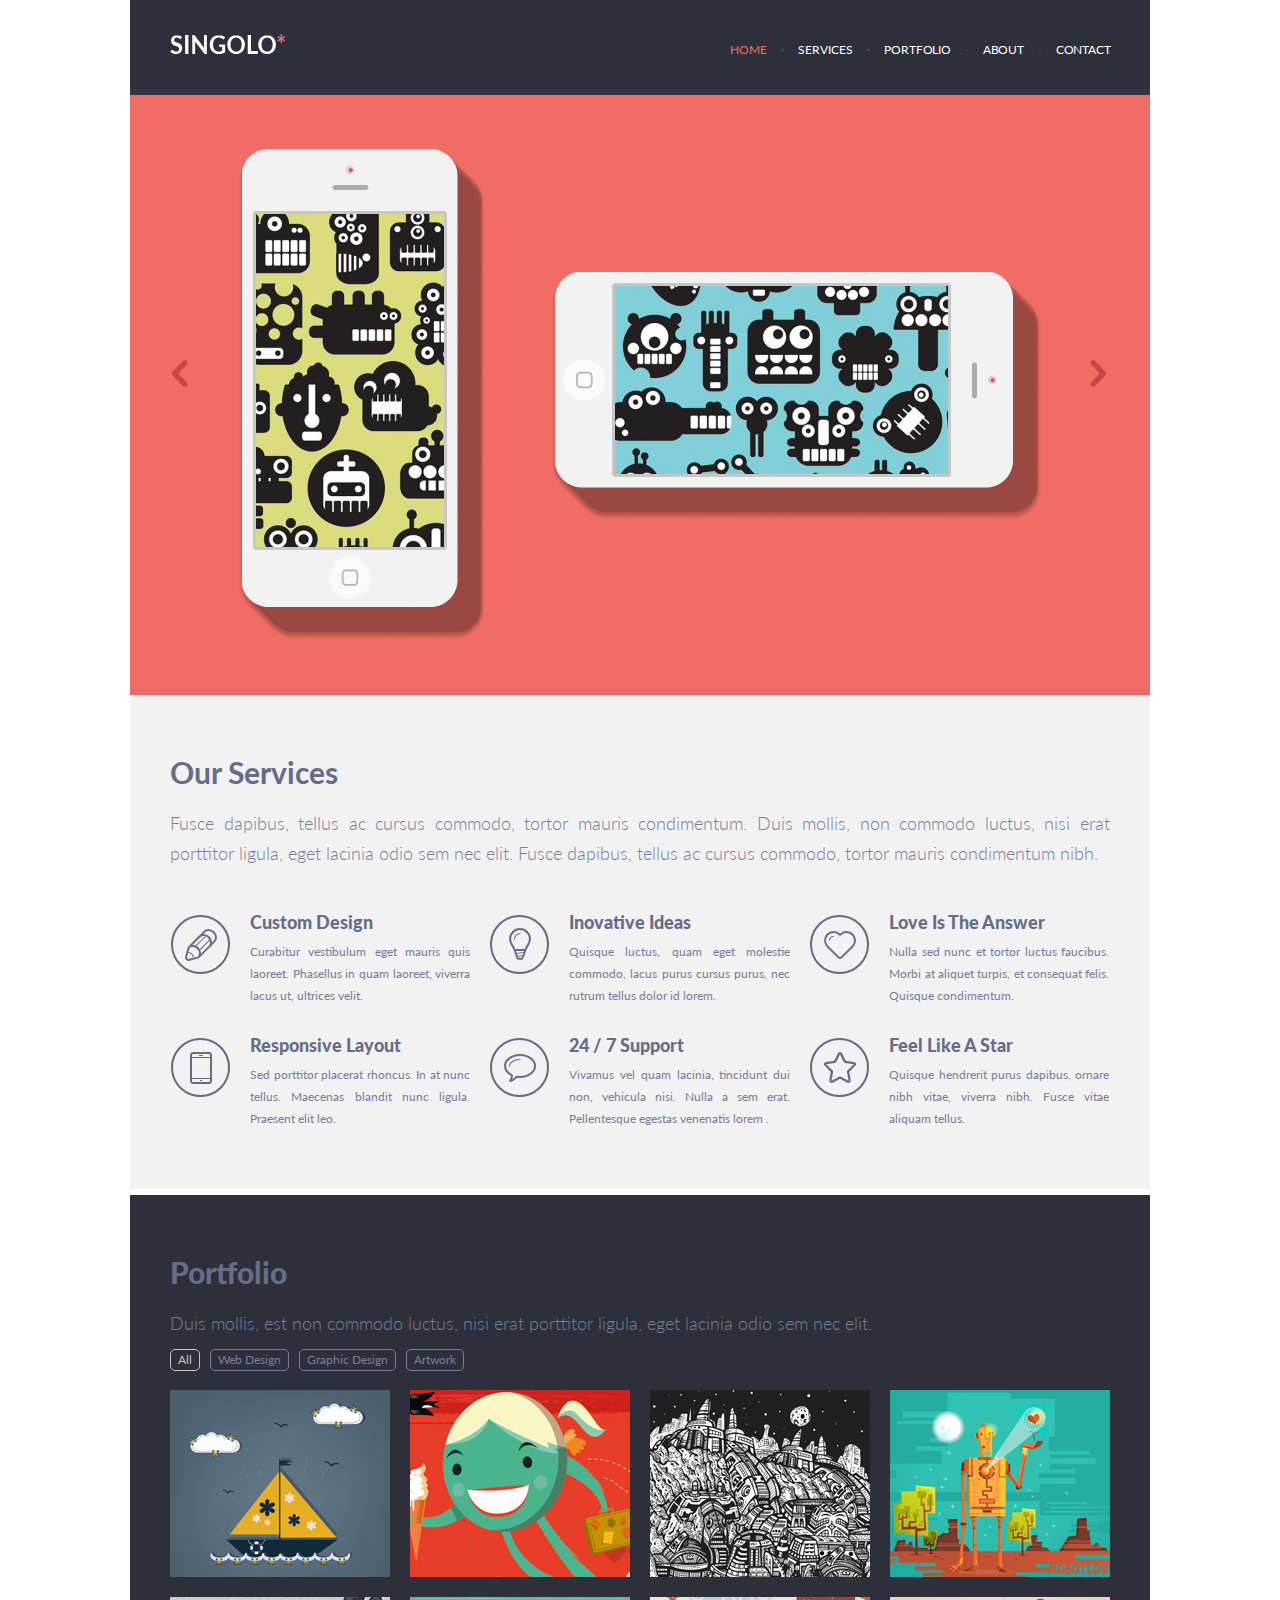
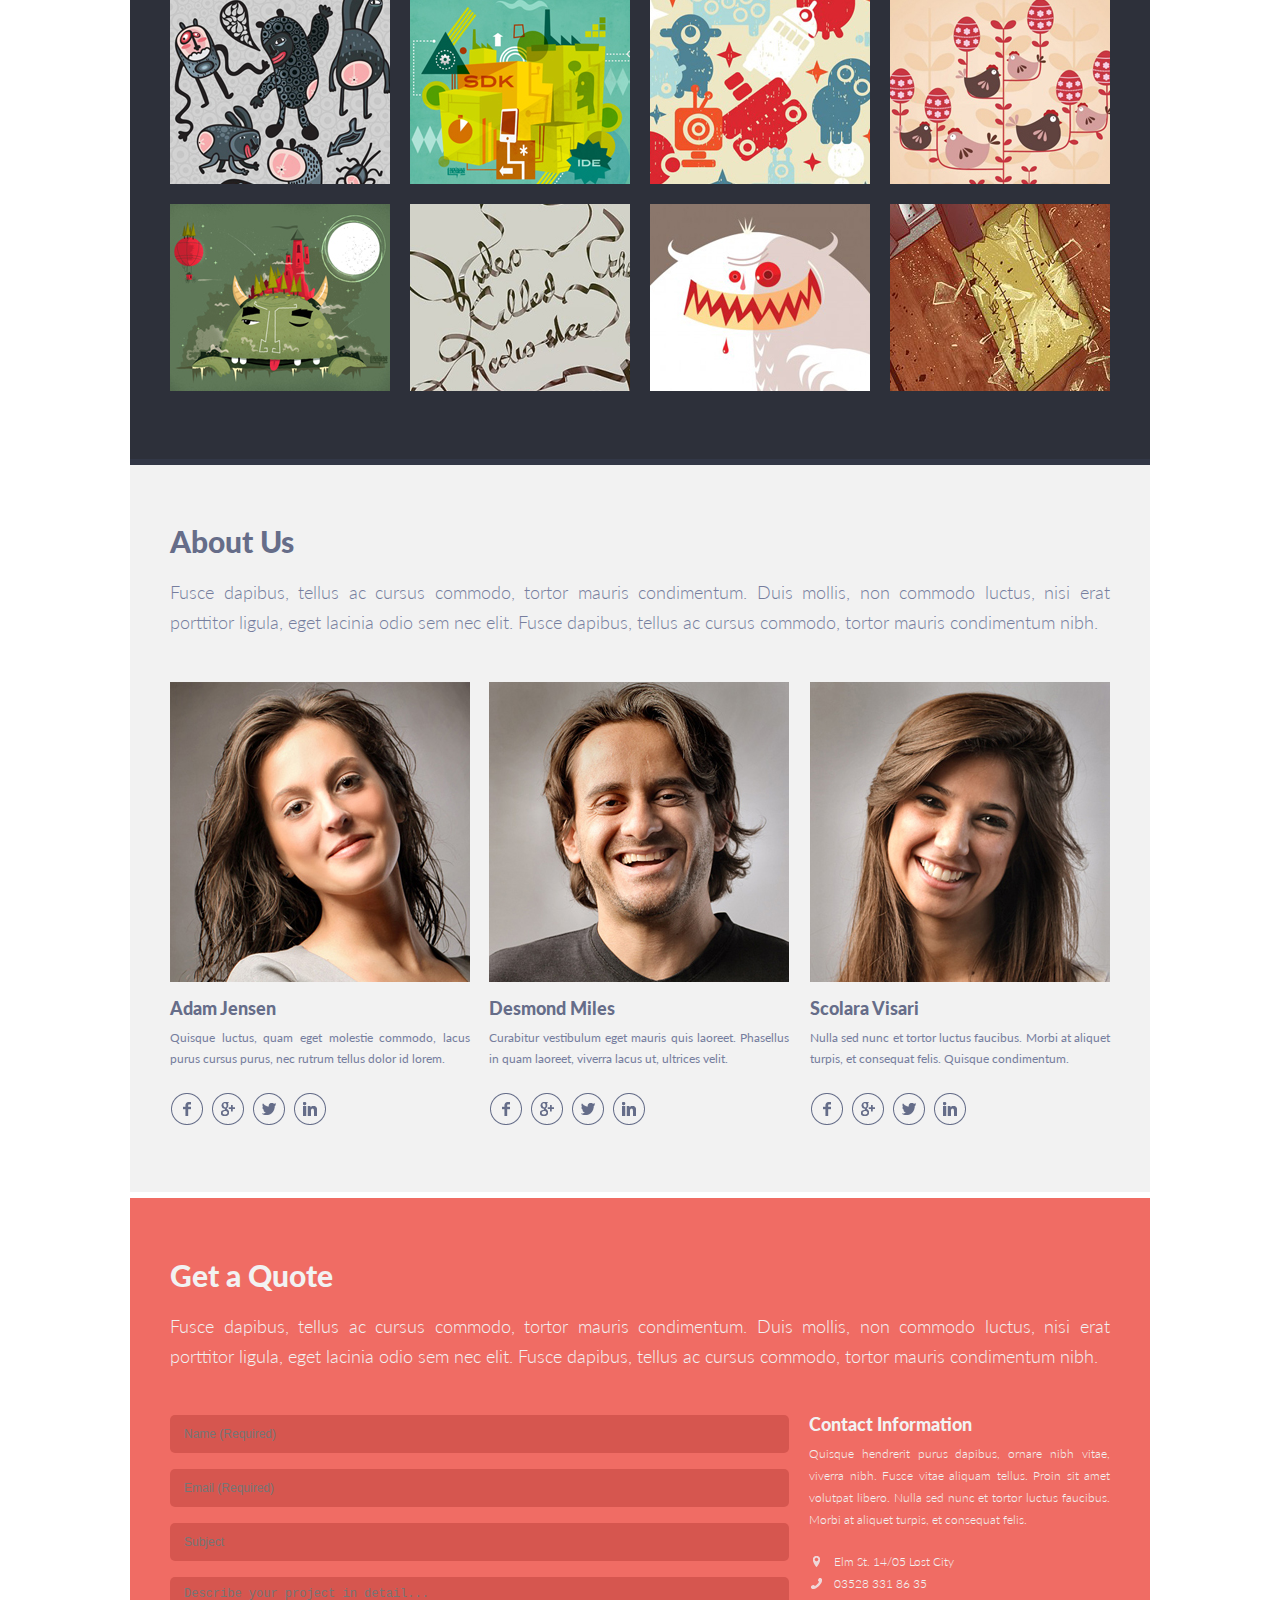
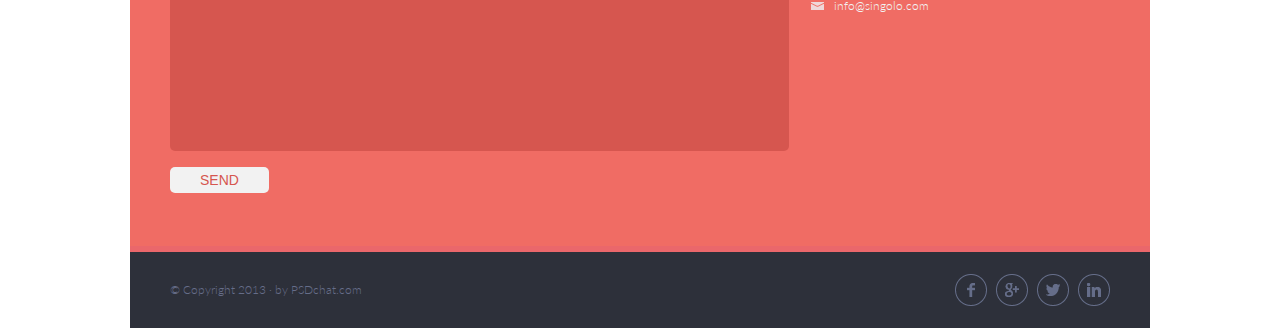
<file: index.html>
<!DOCTYPE html>
<html lang="ru">
  <head>
    <meta charset="utf-8">
    <meta name="viewport" content="width=device-width">
    <title>SINGOLO</title>
    <link href="https://fonts.googleapis.com/css?family=Lato:100,300,400,700,900&display=swap" rel="stylesheet">
    <link rel="stylesheet" href="assets/src/css/reset.css">
    <link rel="stylesheet" href="assets/src/css/style.css">
  </head>
  <body id="headers">
    <div class="overlay">
      <div class="modal">
        <button class="modal__btn">
          Ok
        </button>
      </div>
    </div>
    <div class="container">
      <header>
        <h1 class="logo">
            SINGOLO
        </h1>
        <a class="burger"></a>
        <img class="logo-icon" src="assets/icon/logo/SINGOLO.png" alt="logo">
        <nav>
            <ul>
                <li>
                  <a href="#headers" class="focus">
                    HOME
                  </a>
                </li>
                <li class="nav__dota">
                </li>
                <li>
                  <a href="#service">
                    SERVICES
                  </a>
                </li>
                <li class="nav__dota">
                </li>
                <li>
                  <a href="#portfolio">
                    PORTFOLIO
                  </a>
                </li>
                <li class="nav__dota">
                </li>
                <li>
                  <a href="#description">
                    ABOUT
                  </a>
                </li>
                <li class="nav__dota">
                </li>
                <li>
                  <a href="#contact">
                    CONTACT
                  </a>
                </li>
            </ul>
        </nav>
      </header>
      <div class="line-header"></div>
      <main>
        <div class="slider">
          <a class="slider__btn slider__btn_back"></a>
          <a class="slider__btn slider__btn_next"></a>
          <div class="slider__container">
            <div class="slide slide_1">
              <a class="btn btn_mobile1">
                <img class="btn__phone-screen" src="assets/icon/phone/screen1.png">
                <img class="btn__phone-dot" src="assets/icon/phone/RedDot.png">
              </a>
              <a class="btn btn_mobile2">
                <img class="btn__phone-screen" src="assets/icon/phone/screen2.png">
                <img class="btn__phone-dot" src="assets/icon/phone/RedDot.png">
              </a>
            </div>
            <div class="slide slide_2">
              <a class="btn btn_mobile3">
                <img class="btn__phone-screen" src="assets/icon/phone/screen3.png">
                <img class="btn__phone-dot" src="assets/icon/phone/RedDot.png">
              </a>
            </div>
          </div>
        </div>
        <div class="line-slider"></div>
        <section class="services" id="service">
          <h2 class="services__header">
            Our Services
          </h2>
          <p class="services__description">
            Fusce dapibus, tellus ac cursus commodo, tortor mauris condimentum. Duis mollis, non commodo luctus, nisi erat
            porttitor ligula, eget lacinia odio sem nec elit. Fusce dapibus, tellus ac cursus commodo, tortor mauris condimentum nibh.
          </p>
          <ul class="services__list">
            <li class="services__item">
              <img class="service__icon" src="assets/icon/service-icon/pen.png" alt="pen">
              <span>
                <span class="service__name">
                  Custom Design
                </span>
                <br>
                <span class="service__description">
                  Curabitur vestibulum eget mauris quis
                  laoreet. Phasellus in quam laoreet, viverra
                  lacus ut, ultrices velit.
                </span>
              </span>
            </li>
            <li class="services__item">
              <img class="service__icon" src="assets/icon/service-icon/bulb.png" alt="bulb">
              <span>
                <span class="service__name">
                Inovative Ideas
                </span>
                <br>
                <span class="service__description">
                  Quisque luctus, quam eget molestie
                  commodo, lacus purus cursus purus, nec
                  rutrum tellus dolor id lorem.
                </span>
              </span>
            </li>
            <li class="services__item">
              <img class="service__icon" src="assets/icon/service-icon/heart.png" alt="heart">
              <span>
                <span class="service__name">
                  Love Is The Answer
                </span>
                <br>
                <span class="service__description">
                  Nulla sed nunc et tortor luctus faucibus.
                  Morbi at aliquet turpis, et consequat felis.
                  Quisque condimentum.
                </span>
              </span>
            </li>
            <li class="services__item">
              <img class="service__icon" src="assets/icon/service-icon/phone.png" alt="phone">
              <span>
                <span class="service__name">
                  Responsive Layout
                </span>
                <br>
                <span class="service__description">
                  Sed porttitor placerat rhoncus. In at nunc
                  tellus. Maecenas blandit nunc ligula.
                  Praesent elit leo.
                </span>
              </span>
            </li>
            <li class="services__item">
              <img class="service__icon" src="assets/icon/service-icon/bubble.png" alt="bubble">
              <span>
                <span class="service__name">
                  24 / 7 Support
                </span>
                <br>
                <span class="service__description">
                  Vivamus vel quam lacinia, tincidunt dui
                  non, vehicula nisi. Nulla a sem erat.
                  Pellentesque egestas venenatis lorem .
                </span>
              </span>
            </li>
            <li class="services__item">
              <img class="service__icon" src="assets/icon/service-icon/star.png" alt="star">
              <span>
                <span class="service__name">
                  Feel Like A Star
                </span>
                <br>
                <span class="service__description">
                  Quisque hendrerit purus dapibus, ornare
                  nibh vitae, viverra nibh. Fusce vitae
                  aliquam tellus.
                </span>
              </span>
            </li>
          </ul>
        </section>
      </main>
      <div class="line-bottom"></div>
      <section class="portfolio" id="portfolio">
        <h2 class="portfolio__title">
          Portfolio
        </h2>
        <p class="portfolio__description">
          Duis mollis, est non commodo luctus, nisi erat porttitor ligula, eget lacinia odio sem nec elit.
        </p>
        <div class="portfolio__container">
          <ul class="portfolio__menu">
            <li class="portfolio__menu-item">
              <a class="focus" data-indicator="all">
                All
              </a>
            </li>
            <li class="portfolio__menu-item">
              <a data-indicator="web">
                Web Design
              </a>
            </li>
            <li class="portfolio__menu-item">
              <a data-indicator="graphic">
                Graphic Design
              </a>
            </li>
            <li class="portfolio__menu-item">
              <a data-indicator="art">
                Artwork
              </a>
            </li>
          </ul>
          <ul class="portfolio__gallery">
            <li class="portfolio__img" data-order="all">
              <img src="assets/icon/portfolio/project_1.jpg" alt="project">
            </li>
            <li class="portfolio__img" data-order="all">
              <img src="assets/icon/portfolio/project_2.jpg" alt="project">
            </li>
            <li class="portfolio__img" data-order="all">
              <img src="assets/icon/portfolio/project_3.jpg" alt="project">
            </li>
            <li class="portfolio__img" data-order="web">
              <img src="assets/icon/portfolio/project_4.jpg" alt="project">
            </li>
            <li class="portfolio__img" data-order="web">
              <img src="assets/icon/portfolio/project_5.jpg" alt="project">
            </li>
            <li class="portfolio__img" data-order="web">
              <img src="assets/icon/portfolio/project_6.jpg" alt="project">
            </li>
            <li class="portfolio__img" data-order="graphic">
              <img src="assets/icon/portfolio/project_7.jpg" alt="project">
            </li>
            <li class="portfolio__img" data-order="graphic">
              <img src="assets/icon/portfolio/project_8.jpg" alt="project">
            </li>
            <li class="portfolio__img" data-order="graphic">
              <img src="assets/icon/portfolio/project_9.jpg" alt="project">
            </li>
            <li class="portfolio__img" data-order="art">
              <img src="assets/icon/portfolio/project_10.jpg" alt="project">
            </li>
            <li class="portfolio__img" data-order="art">
              <img src="assets/icon/portfolio/project_11.jpg" alt="project">
            </li>
            <li class="portfolio__img" data-order="art">
              <img src="assets/icon/portfolio/project_12.jpg" alt="project">
            </li>
          </ul>
        </div>
      </section>
      <div class="portfolio-line"></div>
      <section class="resume" id="description">
        <h2 class="resume__title">
          About Us
        </h2>
        <p class="resume__description">
          Fusce dapibus, tellus ac cursus commodo, tortor mauris condimentum. Duis mollis,
          non commodo luctus, nisi erat porttitor ligula, eget lacinia odio sem nec elit.
          Fusce dapibus, tellus ac cursus commodo, tortor mauris condimentum nibh.
        </p>
        <ul class="resume__list">
          <li class="resume__item">
            <img class="resume__employee-photo" src="assets/icon/about_us/photo1.jpg" alt="employee">
            <p class="resume__employee-name">
              Adam Jensen
            </p>
            <p class="resume__employeee-description">
              Quisque luctus, quam eget molestie commodo, lacus purus cursus purus, nec rutrum tellus dolor id lorem.
            </p>
            <p class="resume__communication">
              <a href="">
                <img class="resume__social-icon" src="assets/icon/social_icon/facebook.png" alt="facebook">
              </a>
              <a href="">
                <img class="resume__social-icon" src="assets/icon/social_icon/google+.png" alt="google">
              </a>
              <a href="">
                <img class="resume__social-icon" src="assets/icon/social_icon/twitter.png" alt="twitter">
              </a>
              <a href="">
                <img class="resume__social-icon" src="assets/icon/social_icon/linkedin.png" alt="linkedin">
              </a>
            </p>
          </li>
          <li class="resume__item">
            <img class="resume__employee-photo" src="assets/icon/about_us/photo2.jpg" alt="employee">
            <p class="resume__employee-name">
              Desmond Miles
            </p>
            <p class="resume__employeee-description">
              Curabitur vestibulum eget mauris quis laoreet. Phasellus in quam laoreet, viverra lacus ut, ultrices velit.
            </p>
            <p class="resume__communication">
              <a href="">
                <img class="resume__social-icon" src="assets/icon/social_icon/facebook.png" alt="facebook">
              </a>
              <a href="">
                <img class="resume__social-icon" src="assets/icon/social_icon/google+.png" alt="google">
              </a>
              <a href="">
                <img class="resume__social-icon" src="assets/icon/social_icon/twitter.png" alt="twitter">
              </a>
              <a href="">
                <img class="resume__social-icon" src="assets/icon/social_icon/linkedin.png" alt="linkedin">
              </a>
            </p>
          </li>
          <li class="resume__item">
            <img class="resume__employee-photo" src="assets/icon/about_us/photo3.jpg" alt="employee">
            <p class="resume__employee-name">
              Scolara Visari
            </p>
            <p class="resume__employeee-description">
              Nulla sed nunc et tortor luctus faucibus. Morbi at aliquet turpis, et consequat felis. Quisque condimentum.
            </p>
            <p class="resume__communication">
              <a href="">
                <img class="resume__social-icon" src="assets/icon/social_icon/facebook.png" alt="facebook">
              </a>
              <a href="">
                <img class="resume__social-icon" src="assets/icon/social_icon/google+.png" alt="google">
              </a>
              <a href="">
                <img class="resume__social-icon" src="assets/icon/social_icon/twitter.png" alt="twitter">
              </a>
              <a href="">
                <img class="resume__social-icon" src="assets/icon/social_icon/linkedin.png" alt="linkedin">
              </a>
            </p>
          </li>
        </ul>
      </section>
      <div class="resume-line"></div>
      <section class="relation" id="contact">
        <h2 class="relation__title">
          Get a Quote
        </h2>
        <p class="relation__description">
          Fusce dapibus, tellus ac cursus commodo, tortor mauris condimentum.
          Duis mollis, non commodo luctus, nisi erat porttitor ligula, eget
          lacinia odio sem nec elit. Fusce dapibus, tellus ac cursus commodo, tortor mauris condimentum nibh.
        </p>
        <div class="relation__main">
          <form class="message">
            <input class="message__name" type="text" placeholder="Name (Required)" required minlength="3">
            <input class="message__email" type="email" placeholder="Email (Required)" required>
            <input class="message__subject" type="text" placeholder="Subject">
            <textarea class="message__content" type="text" rows="11" placeholder="Describe your project in detail..." maxlength="500"></textarea>
            <button class="message__btn" type="submit">SEND</button>
          </form>
          <div class="contacts">
            <h3 class="contacts__title">
              Contact Information
            </h3>
            <p class="contacts__description">
              Quisque hendrerit purus dapibus, ornare nibh vitae, viverra nibh.
              Fusce vitae aliquam tellus. Proin sit amet volutpat libero.
              Nulla sed nunc et tortor luctus faucibus. Morbi at aliquet turpis, et consequat felis.
            </p>
            <ul class="contacts__information">
              <li class="contacts__item">
                <span>
                  <img src="assets/icon/contacts/location.png" alt="location">
                </span>
                <a href="">
                  Elm St. 14/05 Lost City
                </a>
              </li>
              <li class="contacts__item">
                <span>
                  <img src="assets/icon/contacts/phone.png" alt="phone">
                </span>
                <a href="tel:035283318635">
                  03528 331 86 35
                </a>
              </li>
              <li class="contacts__item">
                <span>
                  <img src="assets/icon/contacts/mail.png" alt="mail">
                </span>
                <a href="mail:info@singolo.com">
                  info@singolo.com
                </a>
              </li>
            </ul>
          </div>
        </div>
      </section>
      <div class="relation-line"></div>
      <footer>
        <h3>
          © Copyright 2013 · by PSDchat.com
        </h3>
        <p class="communication">
          <a>
            <img src="assets/icon/social_icon/facebook.png" alt="facebook">
          </a>
          <a>
            <img src="assets/icon/social_icon/google+.png" alt="google">
          </a>
          <a>
            <img src="assets/icon/social_icon/twitter.png" alt="twitter">
          </a>
          <a>
            <img src="assets/icon/social_icon/linkedin.png" alt="linkedin">
          </a>
        </p>
      </footer>
    </div>
    <script src="assets/src/script/script.js" defer></script>
  </body>
</html>
</file>
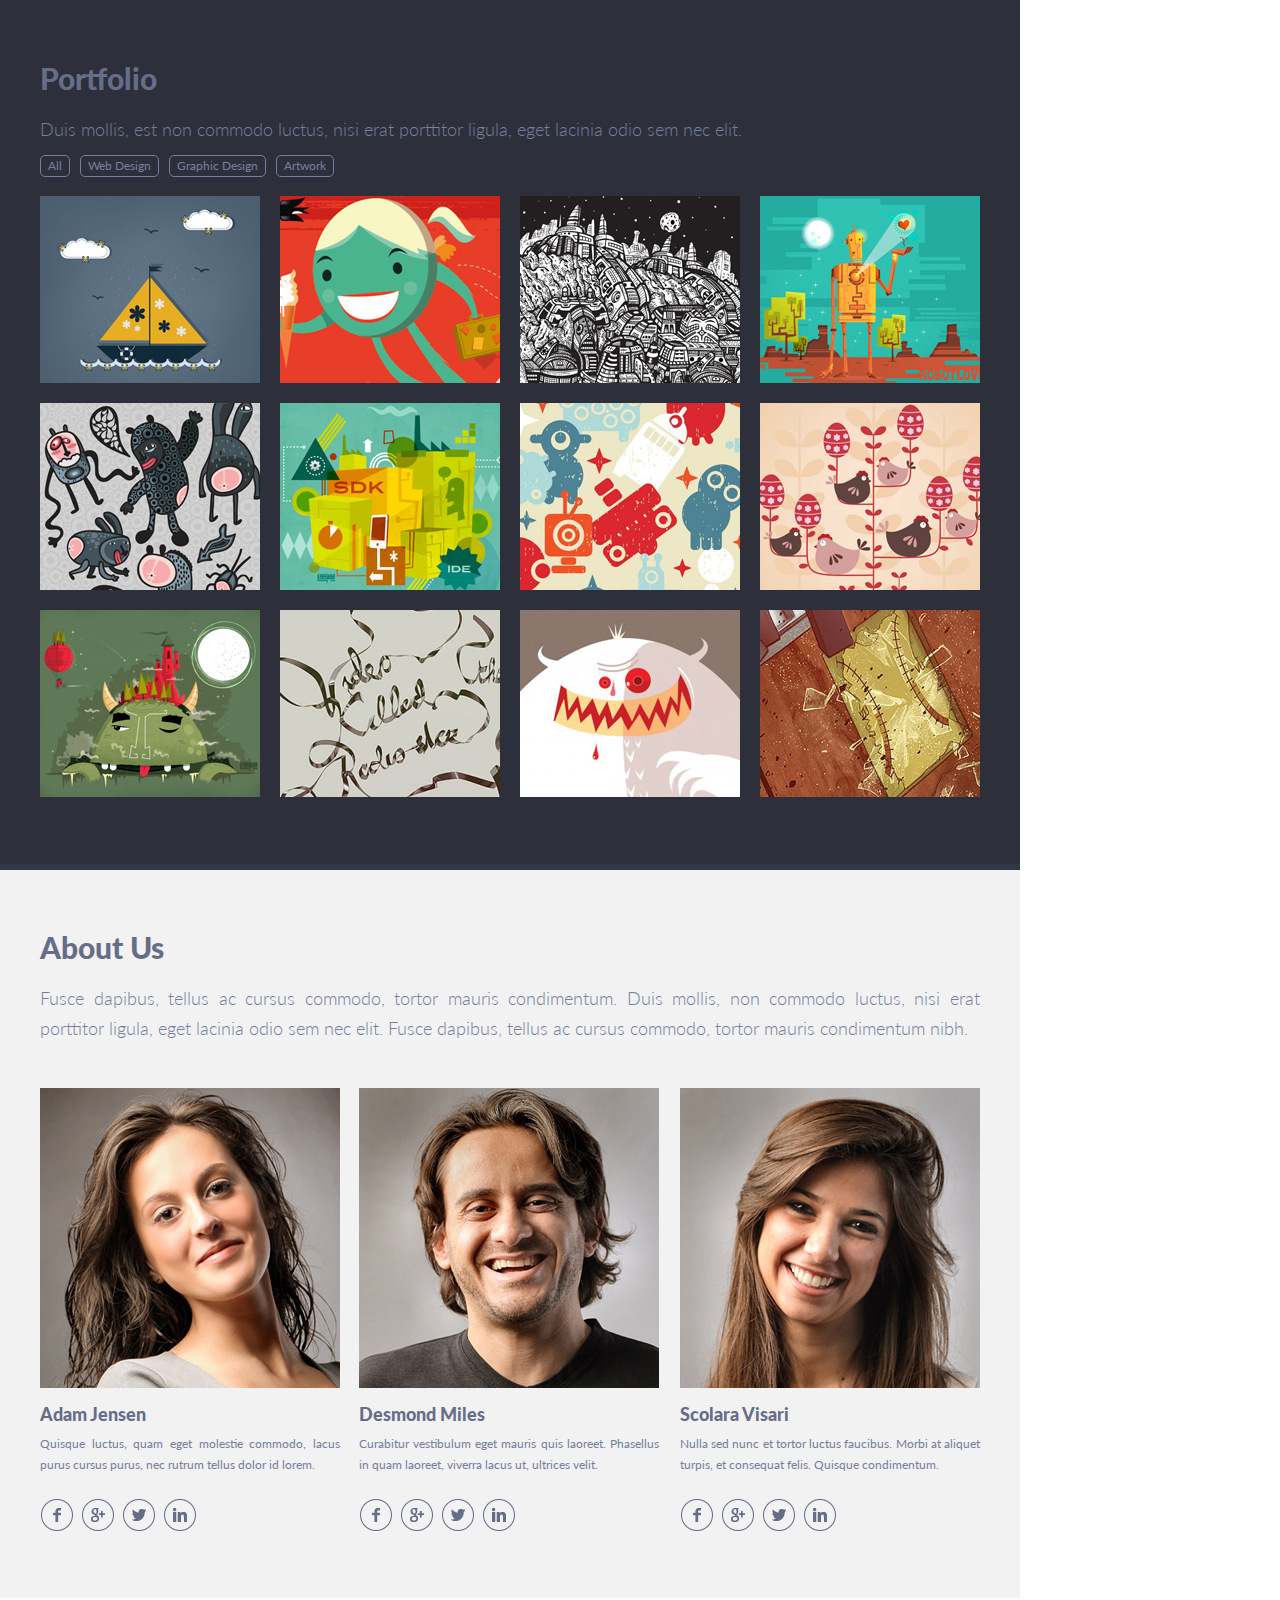
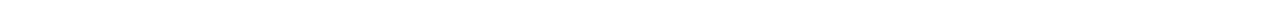
<file: singolo2.html>
<!DOCTYPE html>
<html lang="ru">
  <head>
    <meta charset="utf-8">
    <title>SINGOLO#2</title>
    <link href="https://fonts.googleapis.com/css?family=Lato:100,300,400,700,900&display=swap" rel="stylesheet">
    <link rel="stylesheet" href="singolo2.css">
  </head>
  <body>
    <section class="portfolio">
      <h2 class="portfolio__title">
        Portfolio
      </h2>
      <p class="portfolio__description">
        Duis mollis, est non commodo luctus, nisi erat porttitor ligula, eget lacinia odio sem nec elit.
      </p>
      <ul class="portfolio__nav">
        <li class="portfolio__nav-item">
          All
        </li>
        <li class="portfolio__nav-item">
          Web Design
        </li>
        <li class="portfolio__nav-item">
          Graphic Design
        </li>
        <li class="portfolio__nav-item">
          Artwork
        </li>
      </ul>
      <ul class="portfolio__gallery">
        <li class="portfolio__img">
          <img src="assets/portfolio/project_1.jpg" alt="project">
        </li>
        <li class="portfolio__img">
          <img src="assets/portfolio/project_2.jpg" alt="project">
        </li>
        <li class="portfolio__img">
          <img src="assets/portfolio/project_3.jpg" alt="project">
        </li>
        <li class="portfolio__img">
          <img src="assets/portfolio/project_4.jpg" alt="project">
        </li>
        <li class="portfolio__img">
          <img src="assets/portfolio/project_5.jpg" alt="project">
        </li>
        <li class="portfolio__img">
          <img src="assets/portfolio/project_6.jpg" alt="project">
        </li>
        <li class="portfolio__img">
          <img src="assets/portfolio/project_7.jpg" alt="project">
        </li>
        <li class="portfolio__img">
          <img src="assets/portfolio/project_8.jpg" alt="project">
        </li>
        <li class="portfolio__img">
          <img src="assets/portfolio/project_9.jpg" alt="project">
        </li>
        <li class="portfolio__img">
          <img src="assets/portfolio/project_10.jpg" alt="project">
        </li>
        <li class="portfolio__img">
          <img src="assets/portfolio/project_11.jpg" alt="project">
        </li>
        <li class="portfolio__img">
          <img src="assets/portfolio/project_12.jpg" alt="project">
        </li>
        <li class="portfolio__img">
          <img src="assets/portfolio/project_10.jpg" alt="project">
        </li>
        <li class="portfolio__img">
          <img src="assets/portfolio/project_11.jpg" alt="project">
        </li>
        <li class="portfolio__img">
          <img src="assets/portfolio/project_12.jpg" alt="project">
        </li>
      </ul>
    </section>
    <div class="portfolio-line"></div>
    <section class="resume">
      <h2 class="resume__title">
        About Us
      </h2>
      <p class="resume__description">
        Fusce dapibus, tellus ac cursus commodo, tortor mauris condimentum. Duis mollis,
        non commodo luctus, nisi erat porttitor ligula, eget lacinia odio sem nec elit.
        Fusce dapibus, tellus ac cursus commodo, tortor mauris condimentum nibh.
      </p>
      <ul class="resume__list">
        <li class="resume__item">
          <img class="resume__employee-photo" src="assets/about_us/photo1.jpg" alt="employee">
          <p class="resume__employee-name">
            Adam Jensen
          </p>
          <p class="resume__employeee-description">
            Quisque luctus, quam eget molestie commodo, lacus purus cursus purus, nec rutrum tellus dolor id lorem.
          </p>
          <p class="resume__communication">
            <a href="">
              <img class="resume__social-icon" src="assets/social_icon/facebook.png" alt="facebook">
            </a>
            <a href="">
              <img class="resume__social-icon" src="assets/social_icon/google+.png" alt="google">
            </a>
            <a href="">
              <img class="resume__social-icon" src="assets/social_icon/twitter.png" alt="twitter">
            </a>
            <a href="">
              <img class="resume__social-icon" src="assets/social_icon/linkedin.png" alt="linkedin">
            </a>
          </p>
        </li>
        <li class="resume__item">
          <img class="resume__employee-photo" src="assets/about_us/photo2.jpg" alt="employee">
          <p class="resume__employee-name">
            Desmond Miles
          </p>
          <p class="resume__employeee-description">
            Curabitur vestibulum eget mauris quis laoreet. Phasellus in quam laoreet, viverra lacus ut, ultrices velit.
          </p>
          <p class="resume__communication">
            <a href="">
              <img class="resume__social-icon" src="assets/social_icon/facebook.png" alt="facebook">
            </a>
            <a href="">
              <img class="resume__social-icon" src="assets/social_icon/google+.png" alt="google">
            </a>
            <a href="">
              <img class="resume__social-icon" src="assets/social_icon/twitter.png" alt="twitter">
            </a>
            <a href="">
              <img class="resume__social-icon" src="assets/social_icon/linkedin.png" alt="linkedin">
            </a>
          </p>
        </li>
        <li class="resume__item">
          <img class="resume__employee-photo" src="assets/about_us/photo3.jpg" alt="employee">
          <p class="resume__employee-name">
            Scolara Visari
          </p>
          <p class="resume__employeee-description">
            Nulla sed nunc et tortor luctus faucibus. Morbi at aliquet turpis, et consequat felis. Quisque condimentum.
          </p>
          <p class="resume__communication">
            <a href="">
              <img class="resume__social-icon" src="assets/social_icon/facebook.png" alt="facebook">
            </a>
            <a href="">
              <img class="resume__social-icon" src="assets/social_icon/google+.png" alt="google">
            </a>
            <a href="">
              <img class="resume__social-icon" src="assets/social_icon/twitter.png" alt="twitter">
            </a>
            <a href="">
              <img class="resume__social-icon" src="assets/social_icon/linkedin.png" alt="linkedin">
            </a>
          </p>
        </li>
      </ul>
    </section>
    <div class="resume-line"></div>
  </body>
</html>
</file>
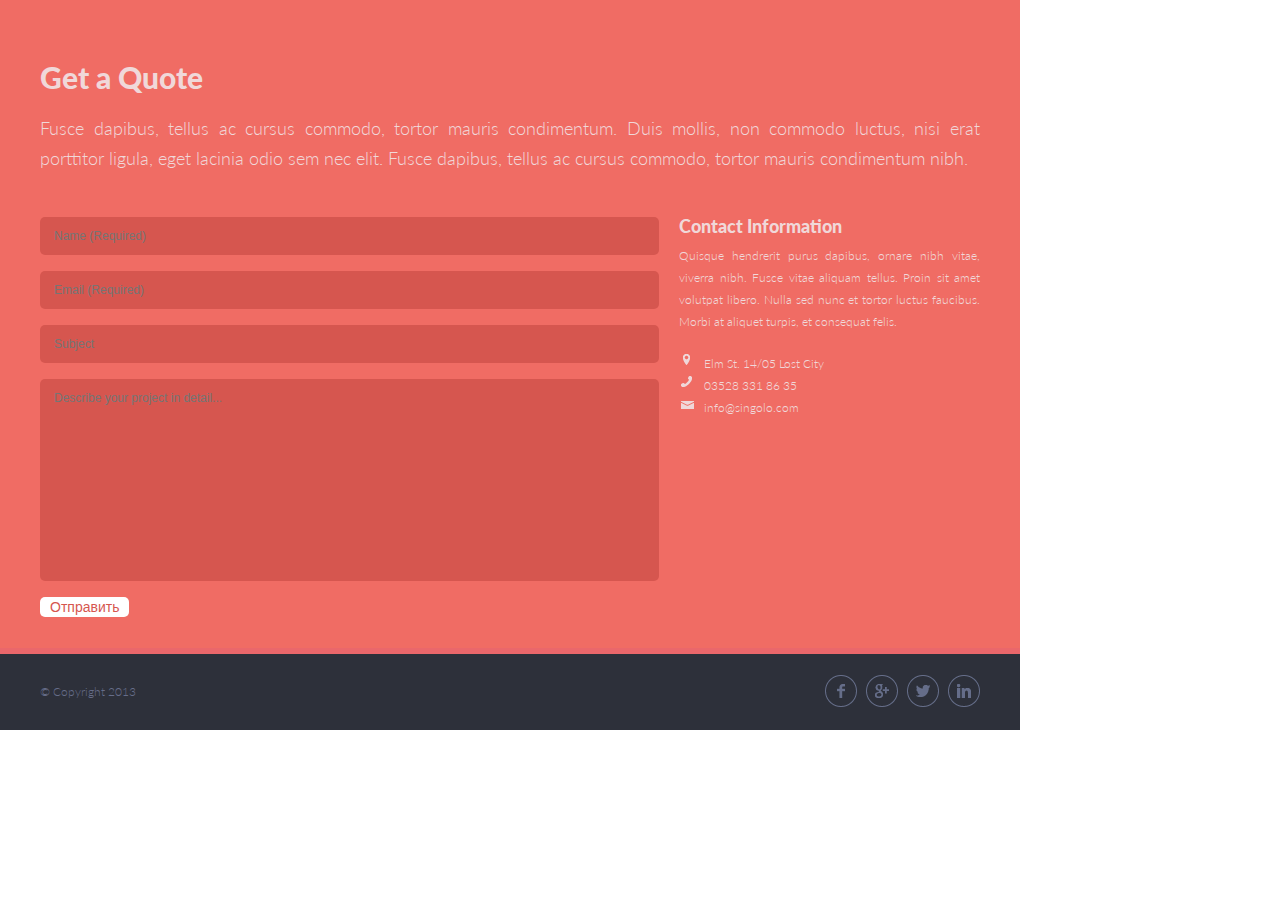
<file: singolo3.html>
<!DOCTYPE html>
<html lang="ru">
  <head>
    <meta charset="utf-8">
    <title>SINGOLO#3</title>
    <link href="https://fonts.googleapis.com/css?family=Lato:100,300,400,700,900&display=swap" rel="stylesheet">
    <link rel="stylesheet" href="reset.css">
    <link rel="stylesheet" href="singolo3.css">
  </head>
  <body>
    <section class="relation">
      <h2 class="relation__title">
        Get a Quote
      </h2>
      <p class="relation__description">
        Fusce dapibus, tellus ac cursus commodo, tortor mauris condimentum.
        Duis mollis, non commodo luctus, nisi erat porttitor ligula, eget
        lacinia odio sem nec elit. Fusce dapibus, tellus ac cursus commodo, tortor mauris condimentum nibh.
      </p>
      <div class="relation__main">
        <form class="message">
          <input type="text" placeholder="Name (Required)" required minlength="3">
          <input type="email" placeholder="Email (Required)" required>
          <input type="text" placeholder="Subject">
          <input class="message__content" type="text" placeholder="Describe your project in detail...">
          <button class="message__btn" type="submit">Отправить</button>
        </form>
        <div class="contacts">
          <h3 class="contacts__title">
            Contact Information
          </h3>
          <p class="contacts__description">
            Quisque hendrerit purus dapibus, ornare nibh vitae, viverra nibh.
            Fusce vitae aliquam tellus. Proin sit amet volutpat libero.
            Nulla sed nunc et tortor luctus faucibus. Morbi at aliquet turpis, et consequat felis.
          </p>
          <ul class="contacts__information">
            <li class="contacts__item">
              <span>
                <img src="assets/contacts/location.png" alt="location">
              </span>
              <a href="">
                Elm St. 14/05 Lost City
              </a>
            </li>
            <li class="contacts__item">
              <span>
                <img src="assets/contacts/phone.png" alt="phone">
              </span>
              <a href="tel:035283318635">
                03528 331 86 35
              </a>
            </li>
            <li class="contacts__item">
              <span>
                <img src="assets/contacts/mail.png" alt="mail">
              </span>
              <a href="mail:info@singolo.com">
                info@singolo.com
              </a>
            </li>
          </ul>
        </div>
      </div>
    </section>
    <div class="relation-line"></div>
    <footer>
      <h3>
        © Copyright 2013
      </h3>
      <p class="communication">
        <a>
          <img src="assets/social_icon/facebook.png" alt="facebook">
        </a>
        <a>
          <img src="assets/social_icon/google+.png" alt="google">
        </a>
        <a>
          <img src="assets/social_icon/twitter.png" alt="twitter">
        </a>
        <a>
          <img src="assets/social_icon/linkedin.png" alt="linkedin">
        </a>
      </p>
    </footer>
  </body>
</html>
</file>
<file: assets/src/css/style.css>
body {
  margin: 0;
  padding: 0;
  font-family: "Lato", "Arial", sans-serif;
}

ul {
  display: inline-block;
  margin-block-start: 0;
  margin-block-end: 0;
  margin-inline-start: 0;
  margin-inline-end: 0;
  padding-inline-start: 0;
  list-style-type: none;
}

header {
  position: sticky;
  top: -30px;
  z-index: 21;
  width: 1020px;
  height: 89px;
  background-color: #2d303a;
}

.burger {
  position: absolute;
  top: 24px;
  left: 20px;
  display: none;
  width: 10%;
  height: 30%;
  background-image: url(../../icon/logo/burger-menu-horizont.png);
  background-repeat: no-repeat;
  cursor: pointer;
}

main {
  overflow: hidden;
}

.container {
  margin-left: auto;
  margin-right: auto;
  width: 1020px;
}

.overlay {
  position: fixed;
  z-index: 30;
  display: none;
  width: 100%;
  height: 100%;
  background-color: rgba(43, 41, 41, 0.836);
}

.overlay_show {
  display: inline-block;
}

.overlay .modal {
  margin: 15% auto auto auto;
  padding-bottom: 10px;
  width: 500px;
  height: auto;
  background-color: rgb(236, 227, 227);
  border-radius: 1%;
}

.modal h2 {
  padding: 10px 0;
  font-size: 18px;
}

.modal__message {
  margin: 20px;
  color: #464b5e;
  line-height: 22px;
  word-wrap: break-word;
}

.modal__btn {
  display: block;
  margin: 20px auto 0 auto;
  padding: 5px 20px;
  font-size: 14px;
  color: #d6564f;
  background-color: #f2f2f2;
  border: none;
  border-radius: 5px;
  transition: all 0.3s ease;
}

.modal__btn:hover {
  background-color: #d6564f;
  color: #ffffff;
}

.logo {
  display: none;
}

.logo-icon {
  display: inline-block;
  margin: 0px 0px 11px 40px;
  font-size: 25px;
}

nav {
  display: inline-block;
  padding-top: 40px;
  margin-right: 39px;
  width: 822px;
  text-align: right;
}

nav > ul > li {
  display: inline-block;
  font-size: 12px;
  font-weight: 400;
  text-align: left;
  line-height: 6px;
  letter-spacing: -0.1px;
  vertical-align: middle;
  list-style: none;
  cursor: pointer;
}

nav > ul > li > a {
  color: #ffffff;
  transition: color 0.5s;
}

nav > ul > li > a:hover {
  color:#f5c5c3;
}
nav > ul > li > a.focus {
  color: #f06c64 !important;
}

.nav__dota {
  width: 0.5px;
  height: 0.5px;
  margin: 0 10.50px;
  vertical-align: middle;
  background-color: #494e62;
  border: 1px solid #494e62;
  border-radius: 50%;
  cursor: default;
}

.line-header {
  width: 1020px;
  height: 6px;
  background-color: #323746;
}

.slider {
  width: 2050px;
  height: 594px;
}

.slider__container {
  position: relative;
  left: -1020px;
  display: flex;
  flex-wrap: nowrap;
  align-items: center;
  width: 3060px;
  height: 594px;
  overflow: hidden;
}

.slide {
  position: relative;
  display: inline-block;
  width: 1020px;
  height: 594px;
  transition: all 1s ease;
  background-repeat: no-repeat;
}

.slide_1 {
  z-index: 1;
  background-color: #f06c64;
  background-image: url("../../icon/phone/slide1.png");
}

.slide_2 {
  z-index: 0;
  background-color: #648BF0;
  background-image: url("../../icon/phone/slide2.png");
}

.slide_left {
  transform: translateX(-100%);
}

.slide_right {
  transform: translateX(+100%);
}

.btn {
  position: absolute;
  display: inline-block;
  cursor: pointer;
}

.btn img {
  position: relative;
}

.btn_mobile1 {
  top: 55px;
  left: 110px;
  z-index: 0;
  width: 217px;
  height: 460px;
}

.btn_mobile2 {
  top: 175px;
  left: 425px;
  z-index: 0;
  width: 460px;
  height: 217px;
}

.btn_mobile3 {
  top: 45px;
  left: 390px;
  z-index: 0;
  width: 217px;
  height: 480px;
}

.btn_mobile1 > .btn__phone-screen {
  top: 64px;
  left: 16px;
  transition: visibility 0.3s ease 0.2s;
}

.btn_mobile1 > .btn__phone-dot {
  bottom: 146px;
  right: 84px;
  transition: visibility 0.3s ease 0.2s;
}

.btn_mobile2 > .btn__phone-screen {
  top: 16px;
  left: 60px;
  transition: visibility 0.3s ease 0.2s;
}

.btn_mobile2 > .btn__phone-dot {
  top: 16px;
  left: 98px;
  transition: visibility 0.3s ease 0.2s;
}

.btn_mobile3 > .btn__phone-screen {
  top: 67px;
  left: 7px;
  transition: visibility 0.3s ease 0.2s;
}

.btn_mobile3 > .btn__phone-dot {
  bottom: 157px;
  right: 99px;
  transition: visibility 0.3s ease 0.2s;
}

.btn_hidden {
  visibility: hidden;
}

.slider__btn {
  position: absolute;
  top: 360px;
  bottom: auto;
  z-index: 20;
  display: inline-block;
  width: 16px;
  height: 27px;
  cursor: pointer;
  transition: all 0.3s ease;
}

.slider__btn_back {
  margin-left: 41.50px;
  background-image: url("../../icon/back.png");
}

.slider__btn_back:hover {
  background-image: url("../../icon/back_hover.png");
}

.slider__btn_next {
  margin-left: 960px;
  background-image: url("../../icon/next.png");
}

.slider__btn_next:hover {
  background-image: url("../../icon/next_hover.png");
}

.line-slider {
  width: 1020px;
  height: 6px;
  background-color: #ea676b;
}

.services {
  width: 1020px;
  height: 494px;
  background-color: #f2f2f2;
}

.services__header {
  margin: 0;
  padding: 68px 0 26.50px 40px;
  font-size: 30px;
  font-weight: 700;
  text-align: left;
  line-height: 18px;
  color: #666d89;
}

.services__description {
  width: 940px;
  height: 57px;
  margin: 0;
  padding-left: 40px;
  padding-bottom: 47px;
  font-weight: 300;
  font-size: 18px;
  text-align: justify;
  line-height: 30px;
  color: #767e9e;
}

.services__list {
  display: flex;
  flex-direction: row;
  flex-wrap: wrap;
  padding-left: 40.21px;
  padding-right: 39.40px;
}

.services__item {
  display: flex;
  align-items: flex-start;
  width: 300px;
  height: 93px;
  margin-bottom: 30px;
  margin-right: 19px;
  text-align: justify;
  line-height: 22px;
  overflow: hidden;
}

.services__item:last-child,
.services__item:nth-child(3) {
  margin-right: 0;
}

.services__item:nth-child(2),
.services__item:nth-child(5){
  width: 301px;
}

.services__item:nth-child(4),
.services__item:nth-child(5),
.services__item:nth-child(6) {
  margin-bottom: 0px;
}

.service__description {
  width: 219px;
  height: 128px;
  font-size: 12px;
  font-weight: 400;
  text-align: justify;
  line-height: normal;
  color: #767e9e;
}

.service__icon {
  display: block;
  margin-right: 18px;
  padding-top: 2px;
  width: 62px;
  height: 61px;
}

.services__item:nth-child(2) > .service__icon,
.services__item:nth-child(5) > .service__icon {
  margin-right: 19px;
}

.service__name {
  display: inline-block;
  padding-bottom: 8px;
  font-size: 18px;
  font-weight: 900;
  text-align: left;
  line-height: 18px;
  color: #666d89;
}

.line-bottom {
  width: 1020px;
  height: 6px;
  background-color: #ffffff;
}

.portfolio {
  padding: 68px 40px 67px 40px;
  height: 729px;
  background-color: #2d303a;
}

.portfolio_loading {
  background-color: #2d303af1;
}

.portfolio__container {
  display: block;
}

.portfolio__title {
  padding-bottom: 27px;
  font-size: 30px;
  line-height: 18px;
  color: #666d89;
  font-weight: 900;
  text-align: left;
}

.portfolio__description {
  padding-bottom: 11px;
  width: 940px;
  font-size: 18px;
  line-height: 30px;
  font-weight: 300;
  text-align: left;
  color: #767e9e;
}

.portfolio__menu {
  display: block;
  margin-bottom: 19px;
  padding: 0;
}

.portfolio__menu-item {
  display: inline-block;
  margin-right: 6px;
}

.portfolio__menu-item > a {
  display: inline-block;
  padding: 4px 7px;
  font-size: 12px;
  color: #767e9e;
  font-weight: 400;
  text-align: center;
  border-radius: 5px;
  border: 1px solid #767e9e;
  transition: all 0.3s;
  cursor: pointer;
}

.portfolio__menu-item > a.focus {
  border-color: #c5c5c5;
  color: #c5c5c5;
}

.portfolio__menu-item > a:hover {
  border-color: #c5c5c5;
  color: #c5c5c5;
}

.portfolio-line {
  height: 6px;
  background-color: #323746;
}

.portfolio__gallery {
  display: flex;
  flex-wrap: wrap;
  justify-content: space-between;
  align-content: space-between;
  height: 601px;
  overflow: hidden;
}

.portfolio__img {
  box-sizing: border-box;
  width: 220px;
  height: 187px;
  margin-bottom: 20px;
  overflow: hidden;
  background-color: #464b5e;
  border: 0px solid #F06C64;
  transition: all 0.3s;
}

.portfolio__img_active {
  border: 5px solid #F06C64;
}

.resume {
  height: 593px;
  padding: 67px 40px 67px 40px;
  background-color: #f2f2f2;
  color: #767e9e;
}

.resume__title {
  font-size: 30px;
  line-height: 18px;
  color: #666d89;
  font-weight: 900;
  text-align: left;
}

.resume__description {
  padding: 27px 0 45px 0;
  font-size: 18px;
  line-height: 30px;
  font-weight: 300;
  text-align: justify;
}

.resume__list {
  display: flex;
  justify-content: space-between;
  align-items: center;
  width: 940px;
}

.resume__item {
  width: 300px;
}

.resume__item:nth-child(2) {
  margin-right: 2px;
}

.resume__employee-name {
  padding: 17px 0 10px 0;
  font-size: 18px;
  line-height: 18px;
  color: #666d89;
  font-weight: 900;
  text-align: left;
}

.resume__employeee-description {
  font-size: 12px;
  line-height: 21px;
  font-weight: 400;
  text-align: justify;
}

.resume__communication > a {
  margin-right: 3px;
  text-decoration: none;
  transition: all 0.2s ease;
}

.resume__social-icon:hover {
  background-color: rgba(255, 255, 255, 0.733);
  border-radius: 50%;
}

.resume__communication {
  margin: 23px 0;
}

.resume__communication img {
  transition: all 0.2s ease;
}

.resume-line {
  height: 6px;
  background-color: #ffffff;
}


h2,
h3,
p {
  margin: 0;
  padding: 0;
}

input {
  display: inline-block;
  margin: 0;
  padding: 0;
  -webkit-writing-mode: none;
  text-rendering: none;
  color: none;
  letter-spacing: normal;
  word-spacing: normal;
  text-transform: none;
  text-indent: 0px;
  text-shadow: none;
  text-align: start;
  -webkit-appearance: none;
  font: none;
  background-color: none;
  -webkit-rtl-ordering: none;
  cursor: text;
  border: 0;
  border-width: none;
  border-style: none;
  border-color: none;
  border-image: none;
}

input::-moz-placeholder,
input::-webkit-input-placeholder {
  font-size: 12px;
  line-height: 22px;
  color: #f2f2f2;
  font-weight: 400;
  text-align: left;
}

.relation {
  padding: 0 40px;
  height: 648px;
  background-color: #f06c64;
  color: #f2f2f2;
}

.relation__title {
  padding: 68px 0 27px 0;
  font-size: 30px;
  line-height: 18px;
  font-weight: 900;
  text-align: left;
}

.relation__description {
  padding-bottom: 47px;
  width: 940px;
  height: 57px;
  font-size: 18px;
  line-height: 30px;
  font-weight: 300;
  text-align: justify;
}

.relation__main {
  display: flex;
}

.message > input {
  margin-bottom: 16px;
  padding-left: 14px;
  width: 605px;
  height: 38px;
  font-size: 12px;
  line-height: 22px;
  color: #f2f2f2;
  font-weight: 400;
  text-align: left;
  border-radius: 5px;
  background-color: #d6564f;
  transition: all 0.3s ease;
}

.message > input:focus {
  color: #d6564f;
  background-color: #f2f2f2;
}

form {
  width: 700px;
}

.message__content {
  padding: 10px 14px 10px 14px;
  display: block;
  width: 591px;
  font-size: 12px;
  color: #f2f2f2;
  font-weight: 400;
  text-align: left;
  border: 0px;
  border-radius: 5px;
  background-color: #d6564f;
  resize: none;
  transition: all 0.3s ease;
}

.message__content:focus {
  color: #d6564f;
  background-color: #f2f2f2;
}

::-moz-placeholder,
:-ms-input-placeholder,
::-webkit-input-placeholder,
input::-webkit-input-placeholder,
input::-moz-placeholder,
input:-ms-input-placeholder  {
  font-size: 12px !important;
  line-height: 22px !important;
  font-weight: 400 !important;
  color: #f2f2f2  !important;;
  text-align: left !important;
  vertical-align: middle !important;
}

.message__btn {
  position: relative;
  left: 0;
  margin: 16px 0;
  padding: 5px 30px;
  font-size: 14px;
  color: #d6564f;
  background-color: #f2f2f2;
  border: none;
  border-radius: 5px;
  transition: all 0.3s ease;
}

.message__btn:hover {
  background-color: #d6564f;
  color: #ffffff;
}

.contacts {
  padding-left: 20px;
}

.contacts__title {
  padding-bottom: 10px;
  font-size: 18px;
  line-height: 18px;
  font-weight: 900;
  text-align: left;
}

.contacts__description {
  padding-bottom: 20px;
  font-size: 12px;
  line-height: 22px;
  font-weight: 300;
  text-align: justify;
}

.contacts__item {
  display: flex;
  text-align: start;
  font-size: 12px;
  line-height: 22px;
  font-weight: 300;
  text-align: left;
}

.contacts__item > a {
  color: #f2f2f2;
  text-decoration: none;
  transition: all 0.3s ease;
}

.contacts__item > a:hover {
  padding: 0;
  box-sizing: border-box;
  border-bottom: 0.1px #f2f2f2 solid;
}

.contacts__item > span {
  margin-right: 13px;
  margin-left: 2px;
  width: 10px;
  text-align: center;
  vertical-align: middle;
}

.contacts__item img {
  padding-bottom: 3px;
}

.relation-line {
  height: 6px;
  background-color: #ea676b;
}

footer {
  display: flex;
  justify-content: space-between;
  align-items: center;
  padding: 0 39px 0 40px;
  height: 76px;
  color: #666d89;
  background-color: #2d303a;
}

footer .communication img {
  transition: all 0.2s ease;
}

footer > h3 {
  padding-bottom: 1px;
  font-size: 12px;
  font-weight: 300;
}
footer img {
  margin-left: 3px;
  cursor: pointer;
}

footer img:hover {
  background-color: rgba(247, 238, 238, 0.027);
  border-radius: 50px;
}

@media (max-width: 1019px) and (min-width: 768px)  {
  header,
  .line-header,
  .container,
  .line-header,
  .slider,
  .line-slider,
  .line-bottom,
  .services
   {
    width: 768px;
  }

  nav {
    padding-top: 39px;
    width: 74%;
  }
  .nav__dota {
    width: 1px;
    height: 1px;
    border: 0.5px solid #ffffff;
  }

  nav > ul > li > a:hover {
    color: #ffffff;
  }

  .slider {
    height: 447px;
  }

  .slide {
    width:  calc(100% / 3);
    height: 447px;
    background-repeat: no-repeat;
    background-size: 750px;
    background-position: 0px;
  }

  .slider__container {
    left: -768px;
    width: calc(768px * 3);
    height: 447px;
  }

  .slider__btn {
    top: 311px;
  }

  .slider__btn_next {
    margin-left: 724px;
  }

  .slider__btn_back {
    margin-left: 30px;
  }

  .btn_mobile1 {
    top: 40px;
    left: 80px;
    width: 160px;
    height: 340px;
  }

  .btn_mobile1 > .btn__phone-screen {
    top: 50px;
    left: 13px;
    width: 138px;
    height: 246px;
  }

  .btn_mobile1 > .btn__phone-dot {
    bottom: 105px;
    right: 62px;
  }

  .btn_mobile2 {
    top: 133px;
    left: 314px;
    z-index: 0;
    width: 335px;
    height: 158px;
  }

  .btn_mobile2 > .btn__phone-screen {
    width: 246px;
    top: 10px;
    left: 42px;
  }

  .btn_mobile2 > .btn__phone-dot {
    top: 11px;
    left: 68px;
  }

  .btn_mobile3 {
    top: 36px;
    left: 280px;
    z-index: 0;
    width: 170px;
    height: 355px;
  }

  .btn_mobile3 > .btn__phone-screen {
    top: 51px;
    left: 12px;
    width: 148px;
  }

  .btn_mobile3 > .btn__phone-dot {
    bottom: 114px;
    right: 68px;
  }

  .services {
    height: 667px;
  }

  .services__header {
    padding-top: 6%;
  }

  .services__list {
  }

  .services__item {
    margin-bottom: 50px;
  }

  .services__item:nth-child(odd) {
    margin-right: 52px;
  }

  .services__description {
    width: auto;
    height: auto;
    padding: 0 8% 5% 5%;
  }

  .portfolio {
    height: 959px;
  }

  .portfolio__description {
    width: 95%;
  }

  .portfolio__gallery {
    height: 800px;
  }

  .portfolio__img {
    margin-bottom: 3%;
    width: 31%;
    height: 23%;
  }

  .portfolio__menu {
    margin-bottom: 4%;
  }

  .resume {
    height: 533px;
    padding-top: 65px;
  }

  .resume__description {
    padding: 4% 0 5% 0;
  }

  .resume__employee-photo {
    width: 100%;
  }

  .resume__employee-name {
    padding: 5% 0 1% 0;
  }

  .resume__communication {
    margin: 6% 0;
  }

  .resume__list {
    width: 100%;
  }

  .resume__item {
    width: 32%;
  }

  .relation__description {
    width: 100%;
    padding-bottom: 8.5%;
  }

  .message {
    width: 135%;
  }

  .message > input {
    width: 100%;
    margin-bottom: 3%;
  }

  .message__content {
    width: 96%;
    height: 35%;
  }

  .contacts {
    width: 70%;
    padding-left: 40px;
  }

  footer > h3 {
    display: none;
  }

  .communication {
    margin: auto;
  }

  .relation {
    height: 625px;
  }

  .relation__title {
    padding: 9% 0 4% 0;
  }
}

@media screen and (max-width: 767px) {

  .line-header,
  .line-slider,
  .line-bottom,
  .resume-line,
  .relation-line {
    display: none;
  }

  header,
  .line-header,
  .container,
  .line-header,
  .slider,
  .line-slider,
  .line-bottom,
  .services
   {
    width: 375px;
  }

  .overlay .modal {
    width: 300px;
  }

  header {
    position: relative;
    top: 0;
    height: 71px;
  }

  .logo-icon {
    position: relative;
    top: 39%;
    left: 4px;
    height: 15px;
    display: block;
    margin: auto;
  }

  .burger {
    display: inline-block;
  }

  .burger_open {
    background-image: url(../../icon/logo/burger-menu.png);
  }

  nav {
    position: absolute;
    display: none;
  }

  .nav_open {
    top: 60px;
    display: inline-block;
    width: 250px;
    height: 350px;
    background-color: #2d303a;
  }

  .nav_open > ul > li.nav__dota {
    display: none;
  }

  .nav_open > ul > li {
    padding: 20px;
    width: 100%;
  }

  .slider,
  .slider__container {
    height: 220.7px;
  }

  .slider__container {
    left: -375px;
  }

  .slider__btn {
    top: 165px;
  }

  .slider__btn_back {
    margin-left: 12px;
  }

  .slider__btn_next {
    margin-left: 348px;
  }

  .slide {
    width: 375px;
    height: 220.7px;
    background-size: 380px;
  }

  .btn_mobile1 {
    top: 20px;
    left: 40px;
    z-index: 0;
    width: 82px;
    height: 172px;
  }

  .btn_mobile1 > .btn__phone-screen {
    top: 24px;
    left: 7px;
    width: 70.5px;
  }

  .btn_mobile1 > .btn__phone-dot {
    bottom: 54px;
    right: 33px;
    width: 2px;
  }

  .btn_mobile2 {
    top: 66px;
    left: 158px;
    width: 171px;
    height: 81px;
  }

  .btn_mobile2 > .btn__phone-screen {
    top: 5px;
    left: 22px;
    width: 125px;
  }

  .btn_mobile2 > .btn__phone-dot {
    top: 5px;
    left: 34px;
    width: 2px;
  }

  .btn_mobile3 {
    top: 15px;
    left: 140px;
    width: 87px;
    height: 181px;
  }

  .btn_mobile3 > .btn__phone-screen {
    top: 27px;
    left: 8px;
    width: 75px;
  }

  .btn_mobile3 > .btn__phone-dot {
    bottom: 57px;
    right: 34px;
    width: 2px;
  }

  .services {
    height: 1032px;
  }

  .services__header {
    padding: 32px 32px 30px;
  }

  .services__description {
    display: inline-block;
    margin-right: 40px;
    padding-left: 32px;
    width: auto;
    line-height: 1.7;
    text-align: inherit;
  }

  .services__list {
    margin-top: 16px;
    padding-left: 31px;
  }

  .services__item {
    margin: 15px 0 11px;
  }

  .services__item:nth-child(4), .services__item:nth-child(5), .services__item:nth-child(6) {
    margin: 15px 0;
  }

  .portfolio {
    padding: 52px 30px;
    height: 734px
  }

  .portfolio__description {
    width: auto;
    padding-bottom: 17px;
  }

  .portfolio__menu {
    margin-bottom: 22px;
  }

  .portfolio__menu-item {
    margin-right: 2px;
  }

  .portfolio__gallery {
    height: 560px;
  }

  .portfolio__img {
    width: 152px;
    height: 129px;
    margin-bottom: 13px;
  }

  .portfolio__img > img {
    width: 152px;
    height: 129px;
  }

  .resume {
    padding: 42px 30px 67px 30px;
    height: 1645px;
  }

  .resume__list {
    flex-flow: column;
    width: 100%;
  }

  .resume__item {
    width: 100%;
  }

  .resume__item > img {
    width: 100%;
  }

  .resume__employee-name {
    padding-bottom: 4px;
  }

  .resume__communication {
    margin: 11px 0 33px;
  }

  .resume__description {
    padding-bottom: 23px;
    text-align: left;
    letter-spacing: 0.5px;
  }

  .relation {
    padding: 0px 30px;
    height: 970px;
  }

  .relation__main {
    flex-flow: column;
  }

  .relation__title {
    padding: 53px 0 28px 0;
  }

  .relation__description {
    display: block;
    padding-bottom: 21px;
    width: auto;
    height: auto;
    text-align: left;
    letter-spacing: 0.5px;
  }

  form {
    width: 100%;
  }

  form > input{
    width: 100% !important;
  }

  .message > input {
    margin-bottom: 13px;
    width: 95% !important;
  }

  .message__content {
    width: 91%;
    height: 136px;
  }

  .message__btn {
    width: 100%;
    height: 50px;
  }

  .contacts {
    padding: 15px 0px;
  }

  .contacts__title {
    padding-bottom: 3px;
  }

  .contacts__description {
    padding-bottom: 11px;
  }

  footer > h3 {
    display: none;
  }

  .communication {
    margin: auto;
  }
}
</file>
<file: singolo2.css>
body {
  width: 1020px;
  margin: 0;
  padding: 0;
  font-family: "Lato", "Arial", sans-serif;
}

ul {
  display: inline-block;
  margin-block-start: 0;
  margin-block-end: 0;
  margin-inline-start: 0;
  margin-inline-end: 0;
  padding-inline-start: 0;
  list-style-type: none;
}

h2,
p {
  margin: 0;
  padding: 0;
}

.portfolio {
  padding: 68px 40px 67px 40px;
  height: 729px;
  background-color: #2d303a;
}

.portfolio__title {
  padding: 1px 0 27px 0;
  font-size: 30px;
  line-height: 18px;
  color: #666d89;
  font-weight: 900;
  text-align: left;
}

.portfolio__description {
  padding-bottom: 10px;
  width: 940px;
  font-size: 18px;
  line-height: 30px;
  font-weight: 300;
  text-align: left;
  color: #767e9e;
}

.portfolio__nav {
  display: block;
  margin-bottom: 19px;
  padding: 0;
}

.portfolio__nav-item {
  display: inline-block;
  margin-right: 6px;
  padding: 2.5px 7px;
  font-size: 12px;
  color: #767e9e;
  font-family: "Lato";
  font-weight: 400;
  text-align: center;
  border-radius: 5px;
  border: 1px solid #767e9e;
  cursor: pointer;
}

.portfolio__nav-item:hover {
  color: #c5c5c5;
  border-color: #c5c5c5;
}

.portfolio-line {
  height: 6px;
  background-color: #323746;
}

.portfolio__gallery {
  display: flex;
  flex-wrap: wrap;
  justify-content: space-between;
  align-content: space-between;
  height: 601px;
  overflow: hidden;
}

.portfolio__img {
  width: 220px;
  height: 187px;
  margin-bottom: 20px;
  overflow: hidden;
  background-color: #464b5e;
}

.resume {
  height: 593px;
  padding: 68px 40px 67px 40px;
  background-color: #f2f2f2;
  color: #767e9e;
}

.resume__title {
  font-size: 30px;
  line-height: 18px;
  color: #666d89;
  font-weight: 900;
  text-align: left;
}

.resume__description {
  padding: 27px 0 45px 0;
  font-size: 18px;
  line-height: 30px;
  font-weight: 300;
  text-align: justify;
}

.resume__list {
  display: flex;
  justify-content: space-between;
  align-items: center;
  width: 940px;
}

.resume__item {
  width: 300px;
}

.resume__item:nth-child(2) {
  margin-right: 2px;
}

.resume__employee-name {
  padding: 14px 0 10px 0;
  font-size: 18px;
  line-height: 18px;
  color: #666d89;
  font-weight: 900;
  text-align: left;
}

.resume__employeee-description {
  font-size: 12px;
  line-height: 21px;
  font-weight: 400;
  text-align: justify;
}

.resume__communication > a {
  margin-right: 3px;
  text-decoration: none;
}

.resume__social-icon:hover {
  background-color: white;
  border-radius: 50%;
}

.resume__communication {
  margin: 23px 0;
}

.resume-line {
  height: 6px;
  background-color: #ffffff;
}
</file>
<file: singolo3.css>
body {
  width: 1020px;
  margin: 0;
  padding: 0;
  font-family: "Lato", "Arial", sans-serif;
}

ul {
  display: inline-block;
  margin-block-start: 0;
  margin-block-end: 0;
  margin-inline-start: 0;
  margin-inline-end: 0;
  padding-inline-start: 0;
  list-style-type: none;
}

h2,
h3,
p {
  margin: 0;
  padding: 0;
}

input {
  display: inline-block;
  margin: 0;
  padding: 0;
  -webkit-writing-mode: none;
  text-rendering: none;
  color: none;
  letter-spacing: normal;
  word-spacing: normal;
  text-transform: none;
  text-indent: 0px;
  text-shadow: none;
  text-align: start;
  -webkit-appearance: none;
  font: none;
  background-color: none;
  -webkit-rtl-ordering: none;
  cursor: text;
  border: 0;
  border-width: none;
  border-style: none;
  border-color: none;
  border-image: none;
}

input::-moz-placeholder,
input::-webkit-input-placeholder {
  font-size: 12px;
  line-height: 22px;
  color: #f48c8f;
  font-weight: 400;
  text-align: left;
}

.relation {
  padding: 0 40px;
  height: 648px;
  background-color: #f06c64;
  color: #f0d8d9;
}

.relation__title {
  padding: 68px 0 27px 0;
  font-size: 30px;
  line-height: 18px;
  font-weight: 900;
  text-align: left;
}

.relation__description {
  padding-bottom: 47px;
  width: 940px;
  height: 57px;
  font-size: 18px;
  line-height: 30px;
  font-weight: 300;
  text-align: justify;
}

.relation__main {
  display: flex;
}

.message > input {
  margin-bottom: 16px;
  padding-left: 14px;
  width: 605px;
  height: 38px;
  font-size: 12px;
  line-height: 22px;
  color: #f48c8f;
  font-weight: 400;
  text-align: left;
  border-radius: 5px;
  background-color: #d6564f;
}

::-moz-placeholder,
:-ms-input-placeholder,
::-webkit-input-placeholder,
input::-webkit-input-placeholder,
input::-moz-placeholder,
input:-ms-input-placeholder  {
  font-size: 12px !important;
  line-height: 22px !important;
  font-weight: 400 !important;
  color: #f0d8d9  !important;;
  text-align: left !important;
}

form {
  width: 700px;
}

.message__content {
  padding-bottom: 164px !important;
}

.message__btn {
  padding: 2px 10px;
  font-size: 14px;
  color: #d6564f;
  background-color: #ffffff;
  border: none;
  border-radius: 5px;
}

.message__btn:hover {
  background-color: #d6564f;
  color: #ffffff;
}

.contacts {
  padding-left: 20px;
}

.contacts__title {
  padding-bottom: 10px;
  font-size: 18px;
  line-height: 18px;
  font-weight: 900;
  text-align: left;
}

.contacts__description {
  padding-bottom: 20px;
  font-size: 12px;
  line-height: 22px;
  font-weight: 300;
  text-align: justify;
}

.contacts__item {
  display: flex;
  text-align: start;
  font-size: 12px;
  line-height: 22px;
  font-weight: 300;
  text-align: left;
}

.contacts__item > a {
  color: #f0d8d9;
  text-decoration: none;
}

.contacts__item > a:hover {
  padding: 0;
  box-sizing: border-box;
  border-bottom: 0.1px #f0d8d9 solid;
}

.contacts__item > span {
  margin-right: 13px;
  margin-left: 2px;
  width: 10px;
  text-align: center;
  vertical-align: middle;
}

.contacts__item img {
  padding-bottom: 3px;
}

.relation-line {
  height: 6px;
  background-color: #ea676b;
}

footer {
  display: flex;
  justify-content: space-between;
  align-items: center;
  padding: 0 39px 0 40px;
  height: 76px;
  color: #666d89;
  background-color: #2d303a;
}

footer > h3 {
  padding-bottom: 1px;
  font-size: 12px;
  font-weight: 300;
}

footer img {
  margin-left: 3px;
  cursor: pointer;
}

footer img:hover {
  background-color: rgba(247, 238, 238, 0.027);
  border-radius: 50px;
}
</file>
